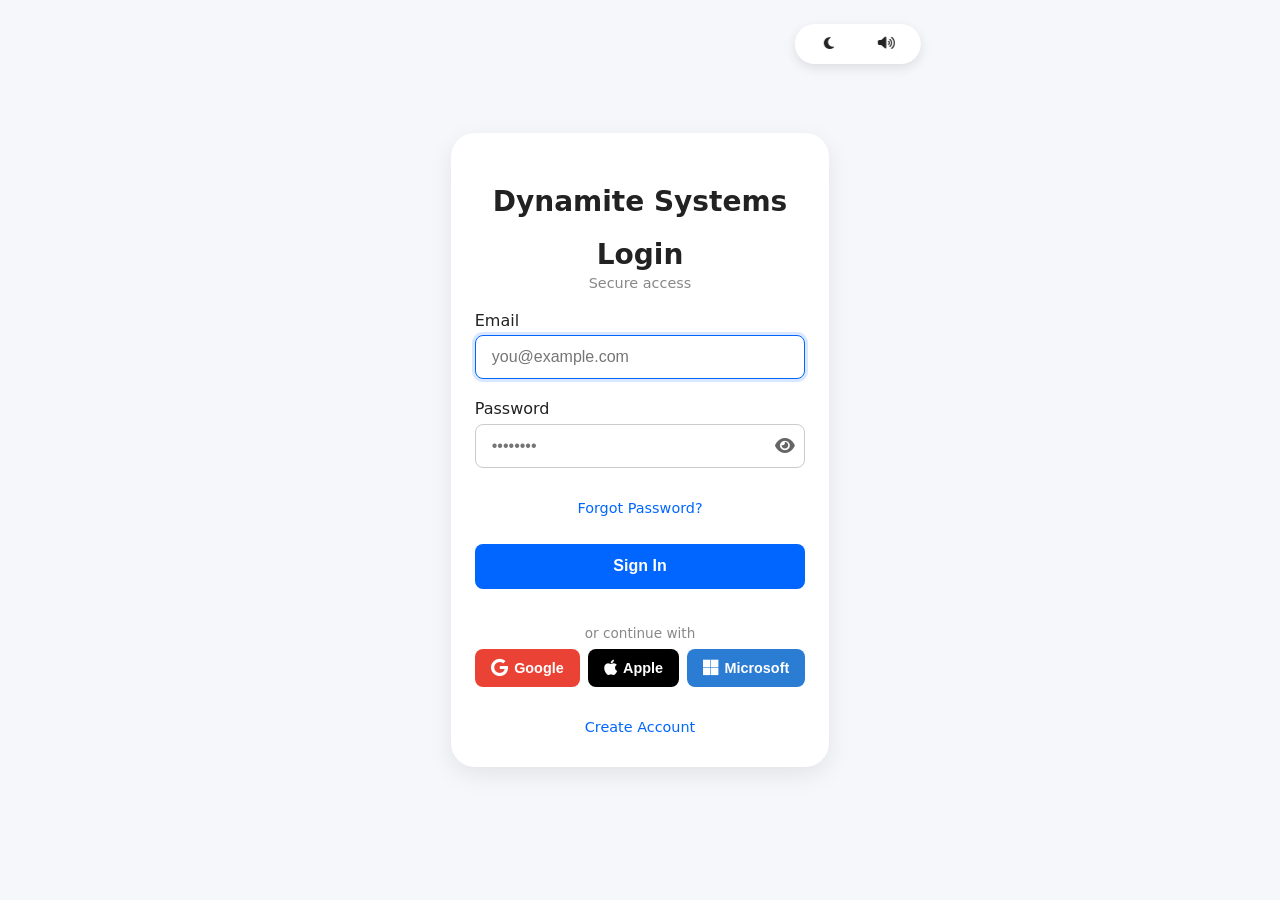
<file: index.html>
<!DOCTYPE html>
<html lang="en">
<head>
  <meta charset="UTF-8" />
  <meta name="viewport" content="width=device-width, initial-scale=1.0" />
  <title>Login – Dynamite Systems</title>
  <link rel="stylesheet" href="css style/style.css" />
  <link rel="stylesheet" href="css style/access.css" />
  <link rel="stylesheet" href="https://cdnjs.cloudflare.com/ajax/libs/font-awesome/6.5.0/css/all.min.css" />
</head>
<body data-theme="standard" data-tts="off">
  <!-- Accessibility Toggle – Icon Buttons -->
  <div class="access-toggle" role="region" aria-label="Accessibility options" style="left: 67%;
  ">
    <button id="themeBtn" class="access-btn" title="Toggle Dark Mode" aria-label="Toggle Dark Mode" aria-pressed="false">
      <i class="fas fa-moon"></i>
      <span class="sr-only">Dark Mode</span>
    </button>
    <button id="ttsBtn" class="access-btn" title="Toggle Text-to-Speech" aria-label="Toggle Text-to-Speech" aria-pressed="false">
      <i class="fas fa-volume-up"></i>
      <span class="sr-only">Text-to-Speech</span>
    </button>
  </div>

  <main>
    <form id="loginForm" novalidate>
      <div class="login-header">
        <h1>Dynamite Systems</h1>
        <h1>Login</h1>
        <p>Secure access</p>
      </div>
      <div class="field">
        <label for="loginEmail">Email</label>
        <input type="email" id="loginEmail" required placeholder="you@example.com" />
      </div>
      <div class="field password-field">
        <label for="loginPassword">Password</label>
        <div class="password-wrapper">
          <input type="text" id="loginPassword" required minlength="8" maxlength="12" placeholder="••••••••" />
          <button type="button" class="toggle-password" aria-label="Show password">
            <i class="fa fa-eye"></i>
          </button>
        </div>
      </div>
      <p class="forgot-password">
        <a href="#" id="forgotLink">Forgot Password?</a>
      </p>
      <button type="submit" class="submit-btn">Sign In</button>

      <!-- OAuth Buttons -->
      <div class="oauth-group">
        <p class="oauth-or">or continue with</p>
        <div class="oauth-buttons">
          <button type="button" class="oauth-btn google" onclick="oauthLogin('google')">
            <i class="fab fa-google"></i> Google
          </button>
          <button type="button" class="oauth-btn apple" onclick="oauthLogin('apple')">
            <i class="fab fa-apple"></i> Apple
          </button>
          <button type="button" class="oauth-btn microsoft" onclick="oauthLogin('microsoft')">
            <i class="fab fa-microsoft"></i> Microsoft
          </button>
        </div>
      </div>

      <p class="create-account">
        <a href="reg.html">Create Account</a>
      </p>
    </form>
  </main>

  <!-- Reset Password Modal -->
  <div id="resetModal" class="modal" aria-hidden="true">
    <div class="modal-content">
      <button class="modal-close" aria-label="Close">×</button>
      <h2>Forgot Password</h2>
      <form id="resetForm" novalidate>
        <div class="field">
          <label for="resetEmail">Email</label>
          <input type="email" id="resetEmail" required placeholder="you@example.com" />
        </div>
        <button type="submit" class="submit-btn">Send Reset Link</button>
      </form>
    </div>
  </div>

  <script src="js/shared.js"></script>
  <script src="js/login.js"></script>
</body>
</html>
</file>
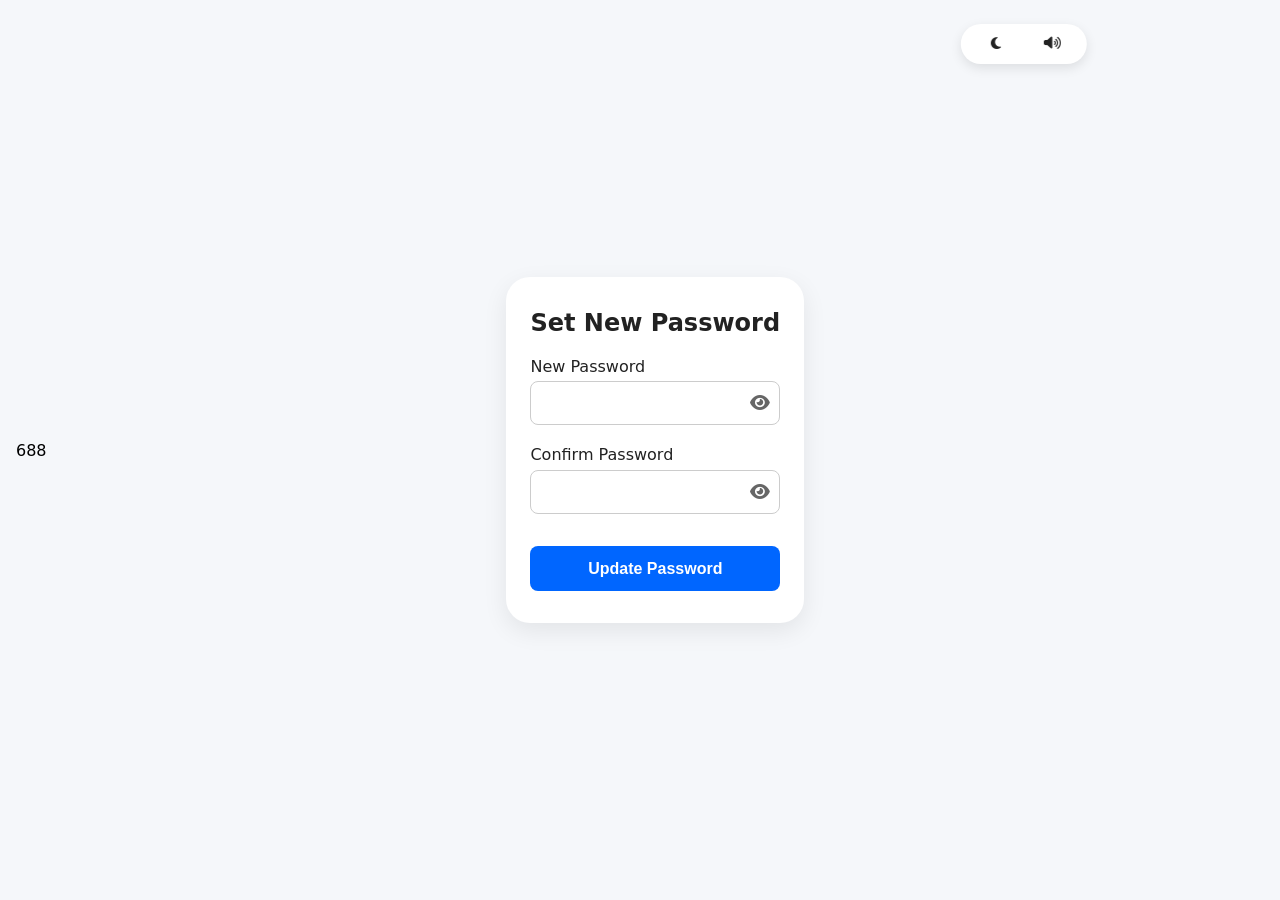
<file: forgetPassword.html>
<!DOCTYPE html>
<html lang="en">
<head>
  <meta charset="UTF-8">
  <title>Reset Password – Dynamite Systems</title>
  <link rel="stylesheet" href="css style/style.css">
  <link rel="stylesheet" href="css style/access.css">
  <link rel="stylesheet" href="https://cdnjs.cloudflare.com/ajax/libs/font-awesome/6.5.0/css/all.min.css">
</head>
<body data-theme="standard" data-tts="off">
  <!-- Accessibility Toggle – Icon Buttons -->
688  <div class="access-toggle" role="region" aria-label="Accessibility options">
    <button id="themeBtn" class="access-btn" title="Toggle Dark Mode" aria-label="Toggle Dark Mode" aria-pressed="false">
      <i class="fas fa-moon"></i>
      <span class="sr-only">Dark Mode</span>
    </button>
    <button id="ttsBtn" class="access-btn" title="Toggle Text-to-Speech" aria-label="Toggle Text-to-Speech" aria-pressed="false">
      <i class="fas fa-volume-up"></i>
      <span class="sr-only">Text-to-Speech</span>
    </button>
  </div>

  <main style="max-width:460px;margin:4rem auto;">
    <form id="newPassForm" novalidate>
      <h2>Set New Password</h2>
      <div class="field password-field">
        <label for="newPass">New Password</label>
        <div class="password-wrapper">
          <input type="text" id="newPass" required minlength="8" maxlength="12" />
          <button type="button" class="toggle-password" aria-label="Show password">
            <i class="fa fa-eye"></i>
          </button>
        </div>
      </div>
      <div class="field password-field">
        <label for="newPassConfirm">Confirm Password</label>
        <div class="password-wrapper">
          <input type="text" id="newPassConfirm" required />
          <button type="button" class="toggle-password" aria-label="Show password">
            <i class="fa fa-eye"></i>
          </button>
        </div>
        <small class="error-msg" id="newPassMsg"></small>
      </div>
      <button type="submit" class="submit-btn">Update Password</button>
    </form>
  </main>

  <script src="js/shared.js"></script>
  <script>
    const form = document.getElementById('newPassForm');
    const url = new URLSearchParams(location.search);
    const token = url.get('token');

    form.addEventListener('submit', async e => {
      e.preventDefault();
      const pwd = form.newPass.value;
      const cfm = form.newPassConfirm.value;
      const msg = document.getElementById('newPassMsg');

      if (pwd.length < 8) return msg.textContent = 'Minimum 8 characters';
      if (pwd !== cfm) return msg.textContent = 'Passwords do not match';
      msg.textContent = '';

      alert('Password updated! Redirecting to login...');
      location.href = 'login.html';
    });
  </script>
</body>
</html>
</file>
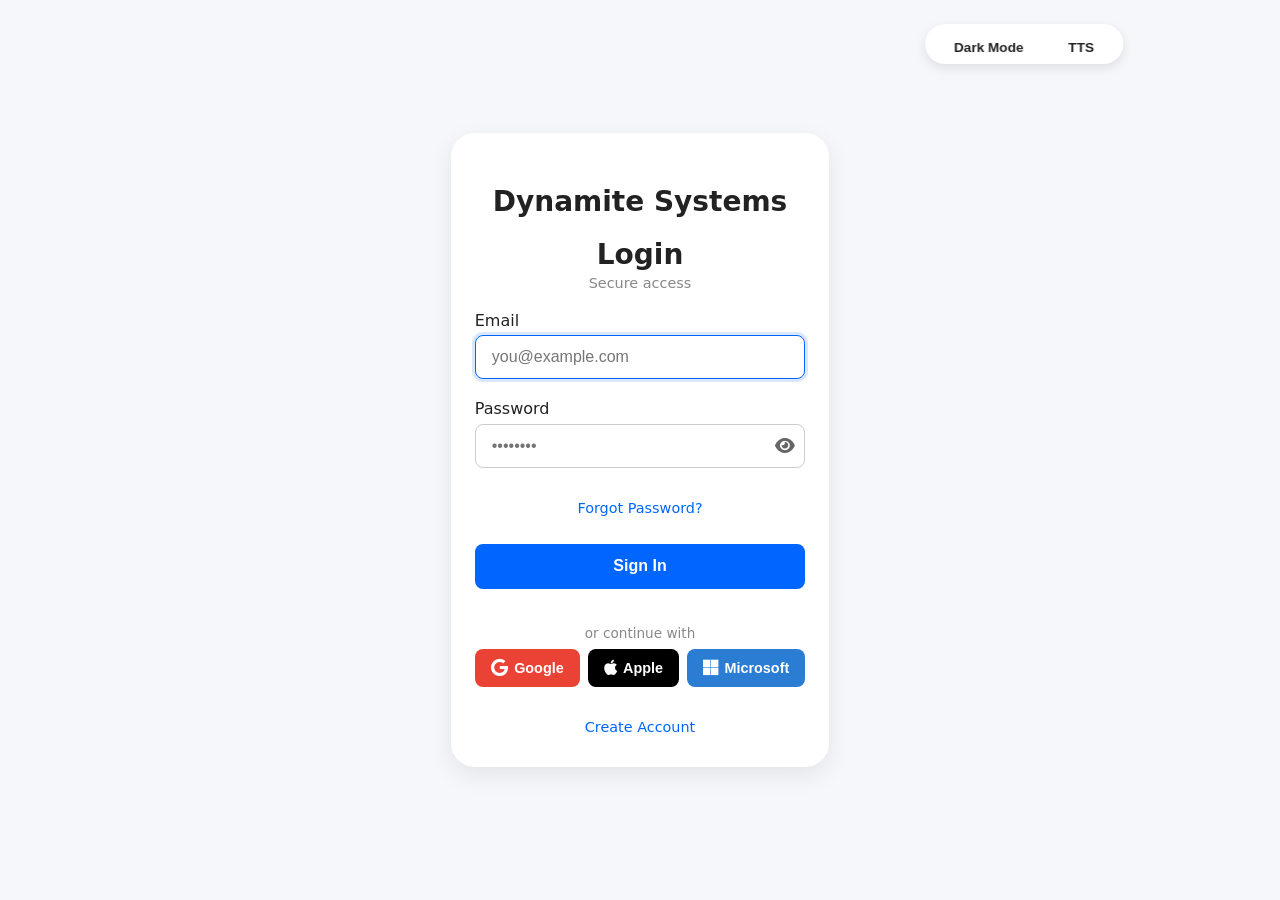
<file: login.html>
<!DOCTYPE html>
<html lang="en">
<head>
  <meta charset="UTF-8" />
  <meta name="viewport" content="width=device-width, initial-scale=1.0" />
  <title>Login – Dynamite Systems</title>
  <link rel="stylesheet" href="css style/style.css" />
  <link rel="stylesheet" href="css style/access.css" />
  <link rel="stylesheet" href="https://cdnjs.cloudflare.com/ajax/libs/font-awesome/6.5.0/css/all.min.css" />
</head>
<body data-theme="standard" data-tts="off">
  <div class="access-toggle" role="region" aria-label="Accessibility options">
    <button id="themeBtn" title="Toggle Dark Mode" aria-label="Dark Mode" aria-pressed="false">
      <span class="sr-only">Dark Mode</span>
      <span aria-hidden="true">Dark Mode</span>
    </button>
    <button id="ttsBtn" title="Toggle Text-to-Speech" aria-label="Text-to-Speech" aria-pressed="false">
      <span class="sr-only">Text-to-Speech</span>
      <span aria-hidden="true">TTS</span>
    </button>
  </div>

  <main>
    <form id="loginForm" novalidate>
      <div class="login-header">
        <h1>Dynamite Systems</h1>
        <h1>Login</h1>
        <p>Secure access</p>
      </div>
      <div class="field">
        <label for="loginEmail">Email</label>
        <input type="email" id="loginEmail" required placeholder="you@example.com" />
      </div>
      <div class="field password-field">
        <label for="loginPassword">Password</label>
        <div class="password-wrapper">
          <input type="password" id="loginPassword" required minlength="8" maxlength="12" placeholder="••••••••" />
          <button type="button" class="toggle-password" aria-label="Show password">
            <i class="fa fa-eye"></i>
          </button>
        </div>
      </div>
      <p class="forgot-password">
        <a href="#" id="forgotLink">Forgot Password?</a>
      </p>
      <button type="submit" class="submit-btn">Sign In</button>

      <!-- OAuth Buttons -->
      <div class="oauth-group">
        <p class="oauth-or">or continue with</p>
        <div class="oauth-buttons">
          <button type="button" class="oauth-btn google" onclick="oauthLogin('google')">
            <i class="fab fa-google"></i> Google
          </button>
          <button type="button" class="oauth-btn apple" onclick="oauthLogin('apple')">
            <i class="fab fa-apple"></i> Apple
          </button>
          <button type="button" class="oauth-btn microsoft" onclick="oauthLogin('microsoft')">
            <i class="fab fa-microsoft"></i> Microsoft
          </button>
        </div>
      </div>

      <p class="create-account">
        <a href="reg.html">Create Account</a>
      </p>
    </form>
  </main>

  <!-- Reset Password Modal -->
  <div id="resetModal" class="modal" aria-hidden="true">
    <div class="modal-content">
      <button class="modal-close" aria-label="Close">×</button>
      <h2 id="modalTitle">Forgot Password</h2>
      <form id="resetForm" novalidate>
        <div class="field">
          <label for="resetEmail">Email</label>
          <input type="email" id="resetEmail" required placeholder="you@example.com" />
        </div>
        <button type="submit" class="submit-btn">Send Reset Link</button>
      </form>
    </div>
  </div>

  <script src="js/shared.js"></script>
  <script src="js/login.js"></script>
</body>
</html>
</file>
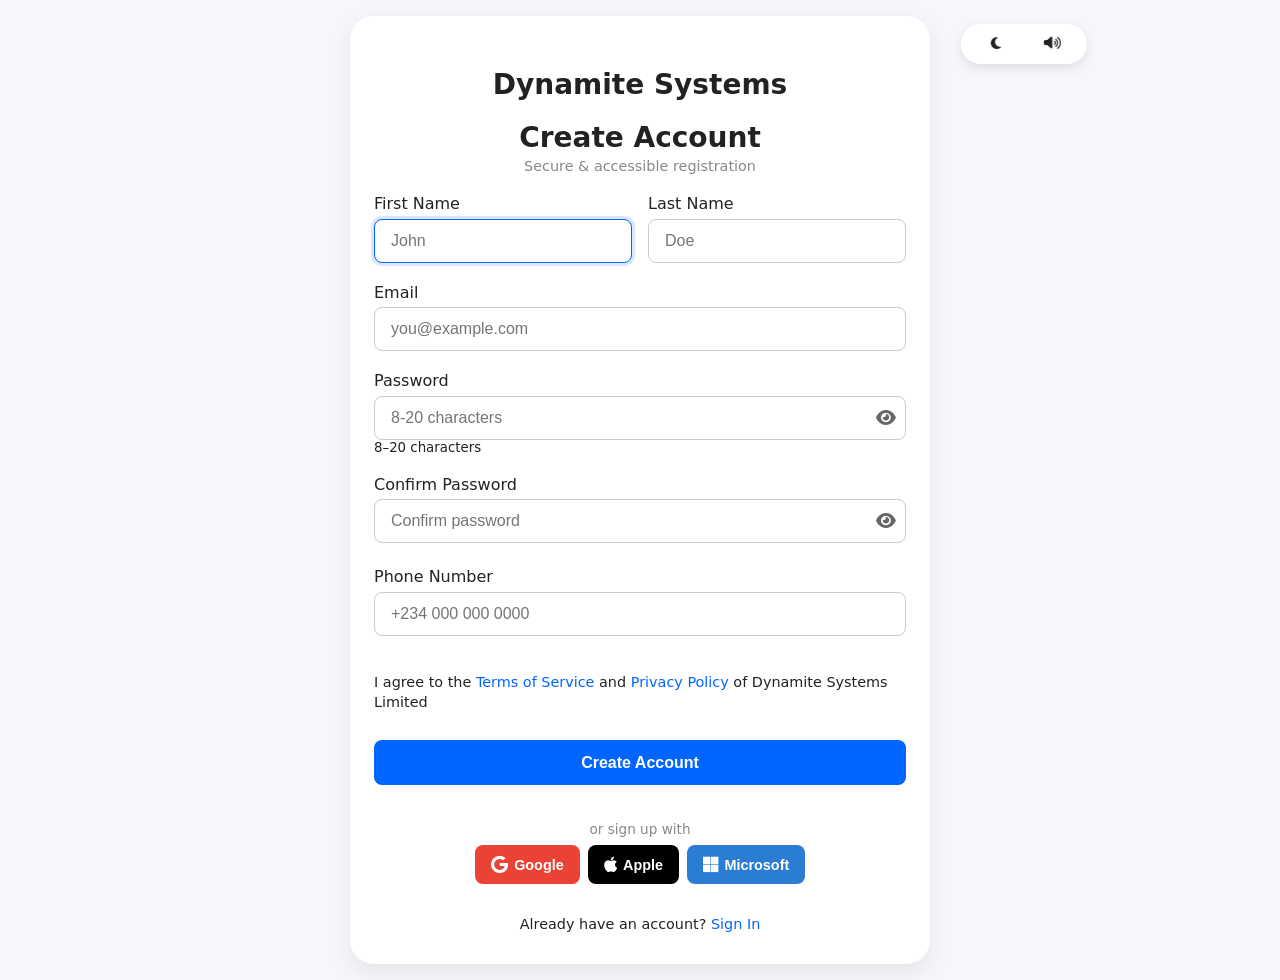
<file: reg.html>
<!DOCTYPE html>
<html lang="en">
<head>
  <meta charset="UTF-8" />
  <meta name="viewport" content="width=device-width, initial-scale=1.0" />
  <title>Register – Dynamite Systems</title>
  <link rel="stylesheet" href="css style/style.css" />
  <link rel="stylesheet" href="css style/access.css" />
  <link rel="stylesheet" href="https://cdnjs.cloudflare.com/ajax/libs/font-awesome/6.5.0/css/all.min.css" />
</head>
<body data-theme="standard" data-tts="off">
  <!-- Accessibility Toggle – Icon Buttons -->
  <div class="access-toggle" role="region" aria-label="Accessibility options">
    <button id="themeBtn" class="access-btn" title="Toggle Dark Mode" aria-label="Toggle Dark Mode" aria-pressed="false">
      <i class="fas fa-moon"></i>
      <span class="sr-only">Dark Mode</span>
    </button>
    <button id="ttsBtn" class="access-btn" title="Toggle Text-to-Speech" aria-label="Toggle Text-to-Speech" aria-pressed="false">
      <i class="fas fa-volume-up"></i>
      <span class="sr-only">Text-to-Speech</span>
    </button>
  </div>

  <main>
    <form id="regForm" novalidate>
      <div class="login-header">
        <h1>Dynamite Systems</h1>
        <h1>Create Account</h1>
        <p>Secure & accessible registration</p>
      </div>
      <div class="name-row">
        <div class="field">
          <label for="firstName">First Name</label>
          <input type="text" id="firstName" required placeholder="John" />
        </div>
        <div class="field">
          <label for="lastName">Last Name</label>
          <input type="text" id="lastName" required placeholder="Doe" />
        </div>
      </div>
      <div class="field">
        <label for="regEmail">Email</label>
        <input type="email" id="regEmail" required placeholder="you@example.com" />
      </div>
      <div class="field password-field">
        <label for="regPassword">Password</label>
        <div class="password-wrapper">
          <input type="text" id="regPassword" minlength="8" maxlength="20" required placeholder="8-20 characters" />
          <button type="button" class="toggle-password" aria-label="Show password">
            <i class="fa fa-eye"></i>
          </button>
        </div>
        <small>8–20 characters</small>
      </div>
      <div class="field password-field">
        <label for="confirmPassword">Confirm Password</label>
        <div class="password-wrapper">
          <input type="text" id="confirmPassword" required placeholder="Confirm password" />
          <button type="button" class="toggle-password" aria-label="Show password">
            <i class="fa fa-eye"></i>
          </button>
        </div>
        <small class="error-msg" id="passwordMismatch"></small>
      </div>
      <div class="field">
        <label for="phone">Phone Number</label>
        <input type="tel" id="phone" required placeholder="+234 000 000 0000" />
      </div>
      <div class="checkbox-group">
        <input type="checkbox" id="terms" required />
        <label for="terms" class="checkbox-label">
          I agree to the
          <a href="#" target="_blank">Terms of Service</a> and
          <a href="#" target="_blank">Privacy Policy</a>
          of Dynamite Systems Limited
        </label>
      </div>
      <button type="submit" class="submit-btn">Create Account</button>

      <!-- OAuth Buttons -->
      <div class="oauth-group">
        <p class="oauth-or">or sign up with</p>
        <div class="oauth-buttons">
          <button type="button" class="oauth-btn google" onclick="oauthLogin('google')">
            <i class="fab fa-google"></i> Google
          </button>
          <button type="button" class="oauth-btn apple" onclick="oauthLogin('apple')">
            <i class="fab fa-apple"></i> Apple
          </button>
          <button type="button" class="oauth-btn microsoft" onclick="oauthLogin('microsoft')">
            <i class="fab fa-microsoft"></i> Microsoft
          </button>
        </div>
      </div>

      <p class="create-account">
        Already have an account? <a href="index.html">Sign In</a>
      </p>
    </form>
  </main>

  <script src="js/shared.js"></script>
  <script src="js/reg.js"></script>
</body>
</html>
</file>
<file: css style/style.css>
/* -------------------------------------------------
   Global & Base
   ------------------------------------------------- */
*,
*::before,
*::after {
  margin: 0;
  padding: 0;
  box-sizing: border-box;
}
html {
  font-family: system-ui, -apple-system, sans-serif;
}
body {
  min-height: 100vh;
  display: flex;
  align-items: center;
  justify-content: center;
  background: var(--bg);
  padding: 1rem;
  transition: background 0.3s;
}

/* -------------------------------------------------
   Variables
   ------------------------------------------------- */
:root {
  --primary: #0066ff;
  --bg: #f5f7fa;
  --card: #fff;
  --text: #222;
  --border: #ccc;
  --error: #d32f2f;
}
[data-theme="dark"] {
  --bg: #121212;
  --card: #1e1e1e;
  --text: #e0e0e0;
  --border: #444;
  --primary: #4da6ff;
}

/* -------------------------------------------------
   Focus
   ------------------------------------------------- */
*:focus-visible {
  outline: 3px solid var(--primary);
  outline-offset: 2px;
}

/* -------------------------------------------------
   Accessibility Toggle – CENTERED, NO BORDER, CLEAN
   ------------------------------------------------- */
.access-toggle {
  position: fixed;
  top: 1.5rem;
  left: 50%;
  transform: translateX(-50%);
  background: var(--card);
  border-radius: 2rem;
  padding: 0.4rem 0.8rem;
  display: flex;
  gap: 0.5rem;
  z-index: 1000;
  box-shadow: 0 4px 12px rgba(0, 0, 0, 0.1);
  font-size: 0.9rem;
  white-space: nowrap;
  max-width: 90vw;
  overflow: hidden;
  border: none;
  width: max-content;
}

.access-toggle button {
  background: rgba(255, 255, 255, 0.2);
  border: none;
  padding: 0.5rem 1rem;
  border-radius: 1.5rem;
  font-weight: 600;
  cursor: pointer;
  transition: all 0.2s;
  height: 100%;
  text-align: center;
  color: var(--text);
  font-size: 0.85rem;
  backdrop-filter: blur(4px);
}

.access-toggle button:hover,
.access-toggle button[aria-pressed="true"] {
  background: var(--primary);
  color: #fff;
  box-shadow: 0 2px 6px rgba(0, 0, 0, 0.15);
}

.sr-only {
  position: absolute;
  width: 1px;
  height: 1px;
  overflow: hidden;
  clip: rect(0,0,0,0);
}

/* -------------------------------------------------
   Form
   ------------------------------------------------- */
form {
  width: 100%;
  max-width: 580px;
  padding: 2.5rem 2rem;
  background: var(--card);
  border-radius: 1.5rem;
  box-shadow: 0 8px 24px rgba(0, 0, 0, 0.08);
  display: flex;
  flex-direction: column;
  gap: 1.25rem;
  color: var(--text);
}
.login-header {
  text-align: center;
}
.login-header h1 {
  font-size: 1.75rem;
  margin-bottom: 0.25rem;
  color: var(--text);
  margin-top: 20px;
}
.login-header p {
  font-size: 0.9rem;
  color: #888;
}

/* -------------------------------------------------
   Fields
   ------------------------------------------------- */
.field {
  display: flex;
  flex-direction: column;
}
.field label {
  margin-bottom: 0.35rem;
  font-weight: 500;
  color: var(--text);
}
.field input {
  padding: 0.75rem 1rem;
  font-size: 1rem;
  border: 1px solid var(--border);
  border-radius: 0.5rem;
  background: var(--card);
  color: var(--text);
  transition: all 0.2s;
  width: 100%;
}
.field input:focus {
  outline: none;
  border-color: var(--primary);
  box-shadow: 0 0 0 3px rgba(0, 102, 255, 0.15);
}

/* Password wrapper */
.password-wrapper {
  position: relative;
}
.toggle-password {
  position: absolute;
  right: 10px;
  top: 50%;
  transform: translateY(-50%);
  background: none;
  border: none;
  cursor: pointer;
  font-size: 1.1rem;
  color: #666;
  transition: color 0.2s;
}
[data-theme="dark"] .toggle-password {
  color: #aaa;
}
.toggle-password:hover {
  color: var(--primary);
}

/* -------------------------------------------------
   Name Row
   ------------------------------------------------- */
.name-row {
  display: grid;
  grid-template-columns: 1fr 1fr;
  gap: 1rem;
}
@media (max-width: 480px) {
  .name-row {
    grid-template-columns: 1fr;
  }
}

/* -------------------------------------------------
   Checkbox
   ------------------------------------------------- */
.checkbox-group {
  display: flex;
  align-items: flex-start;
  gap: 0.75rem;
  margin-top: 1rem;
}
.checkbox-group input[type="checkbox"] {
  position: absolute;
  opacity: 0;
  width: 0;
  height: 0;
}
.custom-checkbox {
  width: 1.25rem;
  height: 1.25rem;
  border: 2px solid var(--border);
  border-radius: 0.35rem;
  background: var(--card);
  flex-shrink: 0;
  position: relative;
  transition: all 0.2s;
}
.checkbox-group input:checked ~ .custom-checkbox {
  background: var(--primary);
  border-color: var(--primary);
}
.checkbox-group input:checked ~ .custom-checkbox::after {
  content: "Checkmark";
  color: #fff;
  font-weight: bold;
  font-size: 0.85rem;
  position: absolute;
  top: 50%;
  left: 50%;
  transform: translate(-50%, -50%);
}
.checkbox-label {
  cursor: pointer;
  font-size: 0.9rem;
  line-height: 1.4;
  color: var(--text);
}
.checkbox-label a {
  color: var(--primary);
  text-decoration: none;
}
.checkbox-label a:hover {
  text-decoration: underline;
}

/* -------------------------------------------------
   Buttons & Links
   ------------------------------------------------- */
.submit-btn {
  margin-top: 0.5rem;
  padding: 0.85rem;
  font-size: 1rem;
  font-weight: 600;
  color: #fff;
  background: var(--primary);
  border: none;
  border-radius: 0.5rem;
  cursor: pointer;
  transition: 0.2s;
}
.submit-btn:hover {
  background: #0052cc;
}
.create-account,
.forgot-password {
  text-align: center;
  margin-top: 0.75rem;
  font-size: 0.9rem;
}
.create-account a,
.forgot-password a {
  color: var(--primary);
  text-decoration: none;
  font-weight: 500;
}
.create-account a:hover,
.forgot-password a:hover {
  text-decoration: underline;
}

/* -------------------------------------------------
   Error
   ------------------------------------------------- */
.error-msg {
  color: var(--error);
  font-size: 0.8rem;
  margin-top: 0.25rem;
  display: block;
}

/* -------------------------------------------------
   OAuth Buttons
   ------------------------------------------------- */
.oauth-group {
  text-align: center;
  margin-top: 1rem;
}
.oauth-or {
  margin-bottom: 0.5rem;
  font-size: 0.85rem;
  color: #888;
}
.oauth-buttons {
  display: flex;
  gap: 0.5rem;
  justify-content: center;
  flex-wrap: wrap;
}
.oauth-btn {
  display: flex;
  align-items: center;
  gap: 0.4rem;
  padding: 0.65rem 1rem;
  border-radius: 0.5rem;
  font-weight: 600;
  color: #fff;
  font-size: 0.9rem;
  border: none;
  cursor: pointer;
  transition: transform 0.15s, opacity 0.15s;
}
.oauth-btn:hover {
  transform: translateY(-1px);
  opacity: 0.9;
}
.google {
  background: #ea4335;
}
.apple {
  background: #000;
}
.microsoft {
  background: #2b7cd3;
}
.oauth-btn i {
  font-size: 1.1rem;
}

/* -------------------------------------------------
   Modal
   ------------------------------------------------- */
.modal {
  position: fixed;
  inset: 0;
  background: rgba(0, 0, 0, 0.5);
  display: flex;
  align-items: center;
  justify-content: center;
  opacity: 0;
  visibility: hidden;
  transition: opacity 0.2s;
  z-index: 1000;
}
.modal[aria-hidden="false"] {
  opacity: 1;
  visibility: visible;
}
.modal-content {
  background: var(--card);
  padding: 2rem;
  border-radius: 1rem;
  max-width: 420px;
  width: 90%;
  position: relative;
  color: var(--text);
}
.modal-close {
  position: absolute;
  top: 0.75rem;
  right: 0.75rem;
  background: none;
  border: none;
  font-size: 1.5rem;
  cursor: pointer;
  color: var(--text);
}



/* -------------------------------------------------
   Responsive
   ------------------------------------------------- */
@media (max-width: 2000px) {
  form {
    margin: 1rem;
    padding: 2rem 1.5rem;
    margin: auto;
  }
}
</file>
<file: css style/access.css>
/* Focus */
*:focus-visible {
  outline: 3px solid var(--primary);
  outline-offset: 2px;
}

/* Dark Mode */
[data-theme="dark"] {
  --bg: #121212;
  --card: #1e1e1e;
  --text: #e0e0e0;
  --border: #444;
  --primary: #4da6ff;
}
[data-theme="dark"] .toggle-password {
  color: #aaa;
}

/* Text-to-Speech Highlight */
.speak {
  background: rgba(255, 255, 0, 0.3);
  transition: background 0.3s;
}

/* -------------------------------------------------
   Accessibility Toggle – CENTERED, NO OUTER BORDER
   ------------------------------------------------- */
/* -------------------------------------------------
   Accessibility Toggle – ICON BUTTONS, CENTERED
   ------------------------------------------------- */
.access-toggle {
  position: absolute;
  top: 1.5rem;
  left: 80%;
  height: 40px;
  transform: translateX(-50%);
  background: var(--card);
  border-radius: 2rem;
  padding: 0.5rem 0.8rem;
  display: flex;
  justify-content: center;
  align-items: center;
  gap: 0.8rem;
  z-index: 1000;
  box-shadow: 0 4px 12px rgba(0, 0, 0, 0.1);
  border: none;
  width: max-content;
}

.access-btn {
  background: rgba(255, 255, 255, 0.15);
  border: 1px solid var(--border);
  width: 44px;
  height: 44px;
  border-radius: 50%;
  display: flex;
  align-items: center;
  justify-content: center;
  align-items: center;
  justify-content: center;
  color: var(--text);
  font-size: 1.1rem;
  cursor: pointer;
  transition: all 0.2s ease;
  backdrop-filter: blur(4px);
}

.access-btn:hover,
.access-btn[aria-pressed="true"] {
  background: var(--primary);
  color: #fff;
  border-color: var(--primary);
  transform: scale(1.05);
  box-shadow: 0 2px 8px rgba(0, 0, 0, 0.2);
  
}

.access-btn i {
  pointer-events: none;
}

.sr-only {
  position: absolute;
  width: 1px;
  height: 1px;
  padding: 0;
  margin: -1px;
  overflow: hidden;
  clip: rect(0, 0, 0, 0);
  white-space: nowrap;
  border: 0;
}

/* Mobile: Bottom-center, vertical */
@media (max-width: 480px) {
  .access-toggle {
    left: 75%;
    right: auto;
    transform: translateX(-50%);
    flex-direction: row;
    display: flex;
    justify-content: center;
    align-items: center;
    padding: 0.6rem;
    gap: 0.6rem;
  }

  .access-btn {
    width: 48px;
    height: 48px;
    font-size: 1.2rem;
  }
}
</file>
